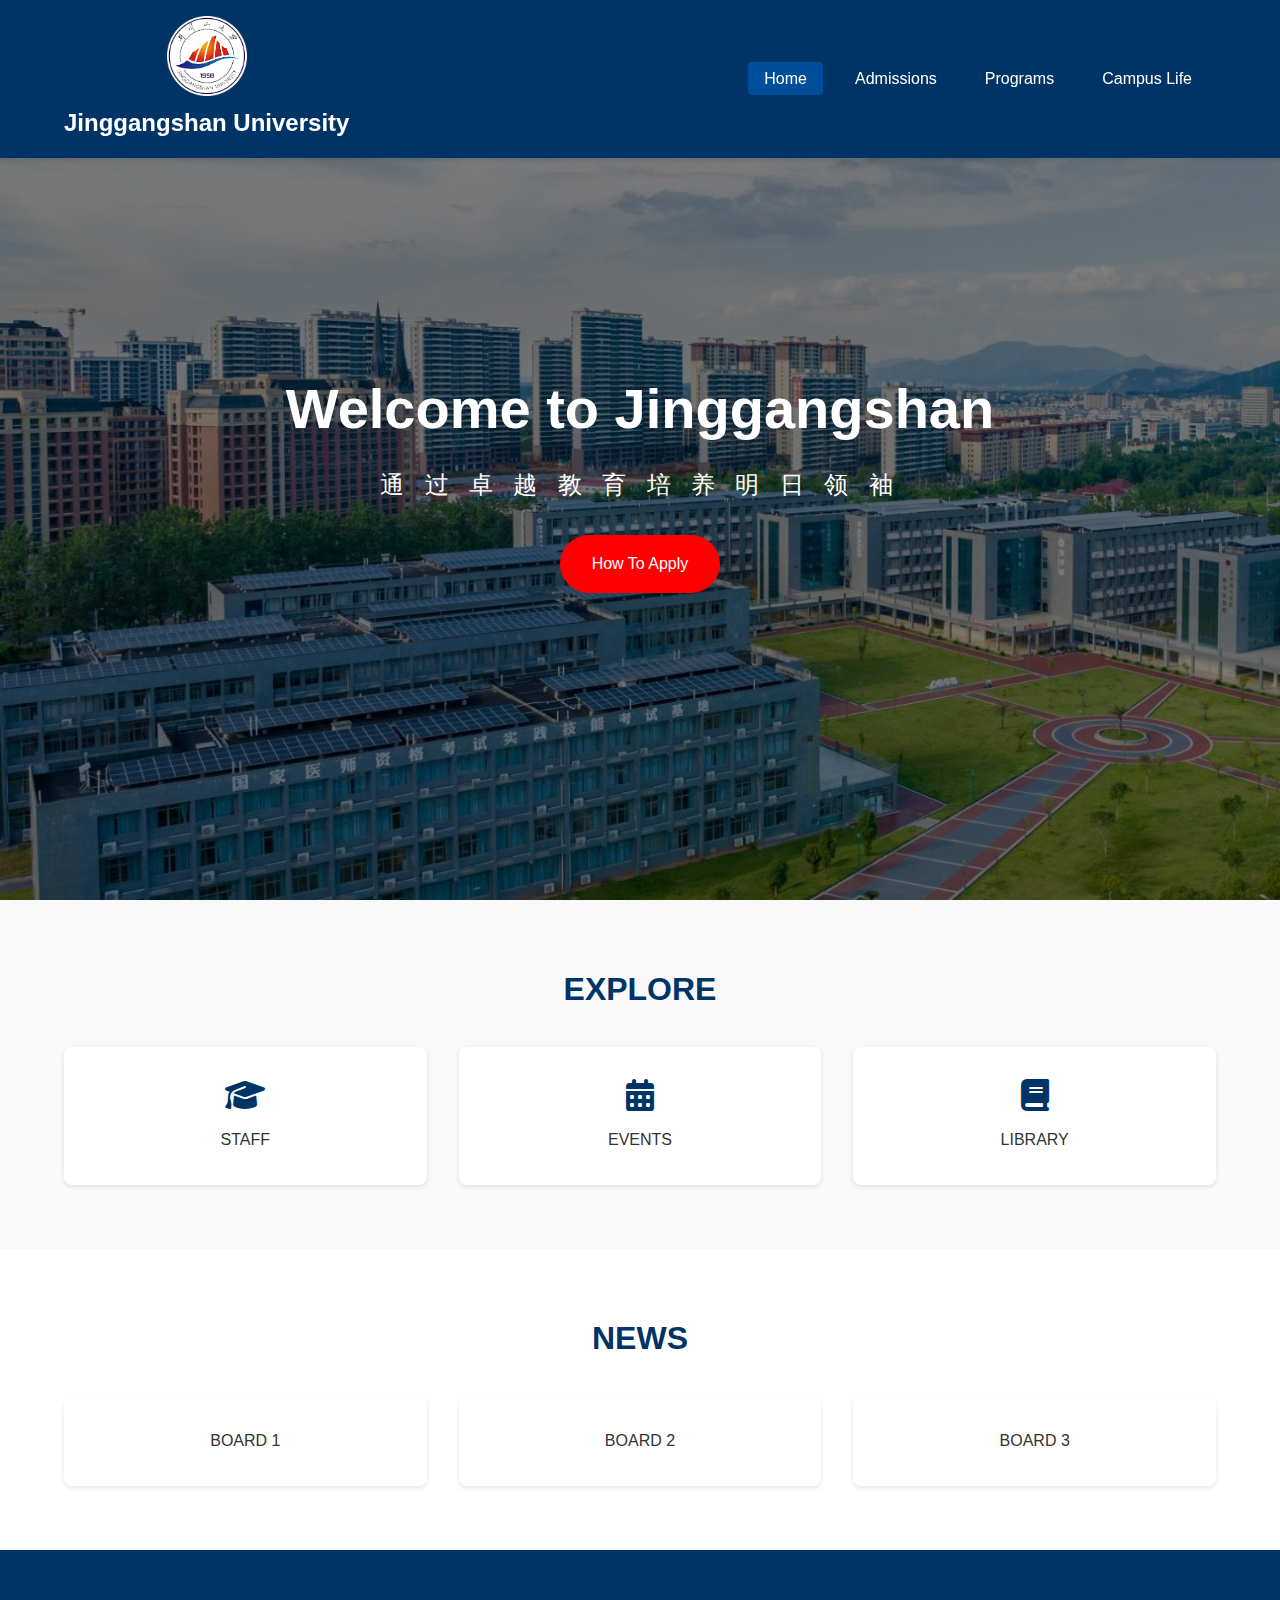
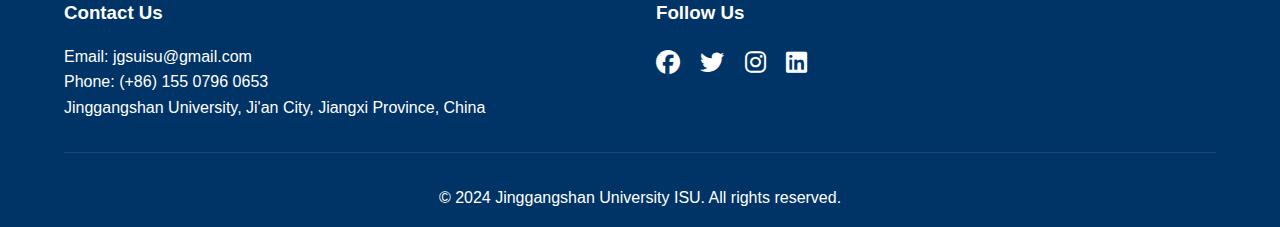
<file: index.html>
<!DOCTYPE html>
<html lang="en">
<head>
    <meta charset="UTF-8">
    <meta name="viewport" content="width=device-width, initial-scale=1.0">
    <title>JGSU University</title>
    <link rel="stylesheet" href="css/style.css">
    <link rel="stylesheet" href="https://cdnjs.cloudflare.com/ajax/libs/font-awesome/6.5.1/css/all.min.css">
</head>
<body>
  <!-- Navigation -->
<nav class="navbar">
    <div class="logo-container">
        <img src="images/unilogo.png" alt="University Logo" class="logo-img">
        <a href="index.html" style="text-decoration: none;">
            <h1>Jinggangshan University</h1></a>
    </div>
    <button class="menu-toggle" aria-label="Toggle navigation">
        <span class="menu-icon"></span>
    </button>
    <ul class="nav-links">
        <li><a href="index.html" class="active">Home</a></li>
        <li><a href="pages/admissions.html">Admissions</a></li>
        <li><a href="pages/programs.html">Programs</a></li>
        <li><a href="pages/campus-life.html">Campus Life</a></li>
    </ul>
</nav>
<!-- navbar collasapbe script -->
<script>
    const menuToggle = document.querySelector('.menu-toggle');
    const navLinks = document.querySelector('.nav-links');
    const menuIcon = document.querySelector('.menu-icon');
    
    menuToggle.addEventListener('click', () => {
        navLinks.classList.toggle('show');
        menuIcon.classList.toggle('toggle');
    });
    </script>



    <!-- Hero Section -->
    <header class="hero">
        <div class="hero-content">
            
            <h1>
                <span>Welcome</span>
                <span>to</span>
                <span>Jinggangshan</span>
            </h1>
            <p>
                <span>通</span>
                <span>过</span>
                <span>卓</span>
                <span>越</span>
                <span>教</span>
                <span>育</span>
                <span>培</span>
                <span>养</span>
                <span>明</span>
                <span>日</span>
                <span>领</span>
                <span>袖</span>
            </p>
            <a href="pages/admissions.html" class="cta-button">How To Apply</a>
        </div>
    </header>

    <!-- Quick Links -->
    <section class="quick-links">
        <h2>EXPLORE</h2>
        <div class="links-container">
            <a href="pages/staff.html" class="quick-link">
                <i class="fas fa-graduation-cap"></i>
                <span>STAFF</span>
            </a>
            <a href="pages/events.html" class="quick-link">
                <i class="fas fa-calendar-alt"></i>
                <span>EVENTS</span>
            </a>
            <a href="pages/campus-life.html#library" class="quick-link">
                <i class="fas fa-book"></i>
                <span>LIBRARY</span>
            </a>
        </div>
    </section>

    <!-- News Section -->
    <section class="news">
        <h2>NEWS</h2>
        <div class="news-container">
            <!-- News items will be added here -->
            <a href="" class="news-board">
                <span>BOARD 1</span>
            </a>
            <a href="" class="news-board">
                <span>BOARD 2</span>
            </a>
            <a href="" class="news-board">
                <span>BOARD 3</span>
            </a>
                
             
        </div>
    </section>

    <!-- Footer -->
    <footer>
        <div class="footer-content">
            <div class="footer-section">
                <h3>Contact Us</h3>
                <p>Email: jgsuisu@gmail.com</p>
                <p>Phone: (+86) 155 0796 0653</p>
                <P>Jinggangshan University, Ji'an City, Jiangxi Province, China</P>
            </div>
            <div class="footer-section">
                <h3>Follow Us</h3>
                <div class="social-links">
                    <a href="#"><i class="fab fa-facebook"></i></a>
                    <a href="#"><i class="fab fa-twitter"></i></a>
                    <a href="#"><i class="fab fa-instagram"></i></a>
                    <a href="#"><i class="fab fa-linkedin"></i></a>
                </div>
            </div>
        </div>
        <div class="footer-bottom">
            <p>&copy; 2024 Jinggangshan University ISU. All rights reserved.</p>
        </div>
    </footer>

    <script src="js/main.js"></script>
</body>
</html>
</file>
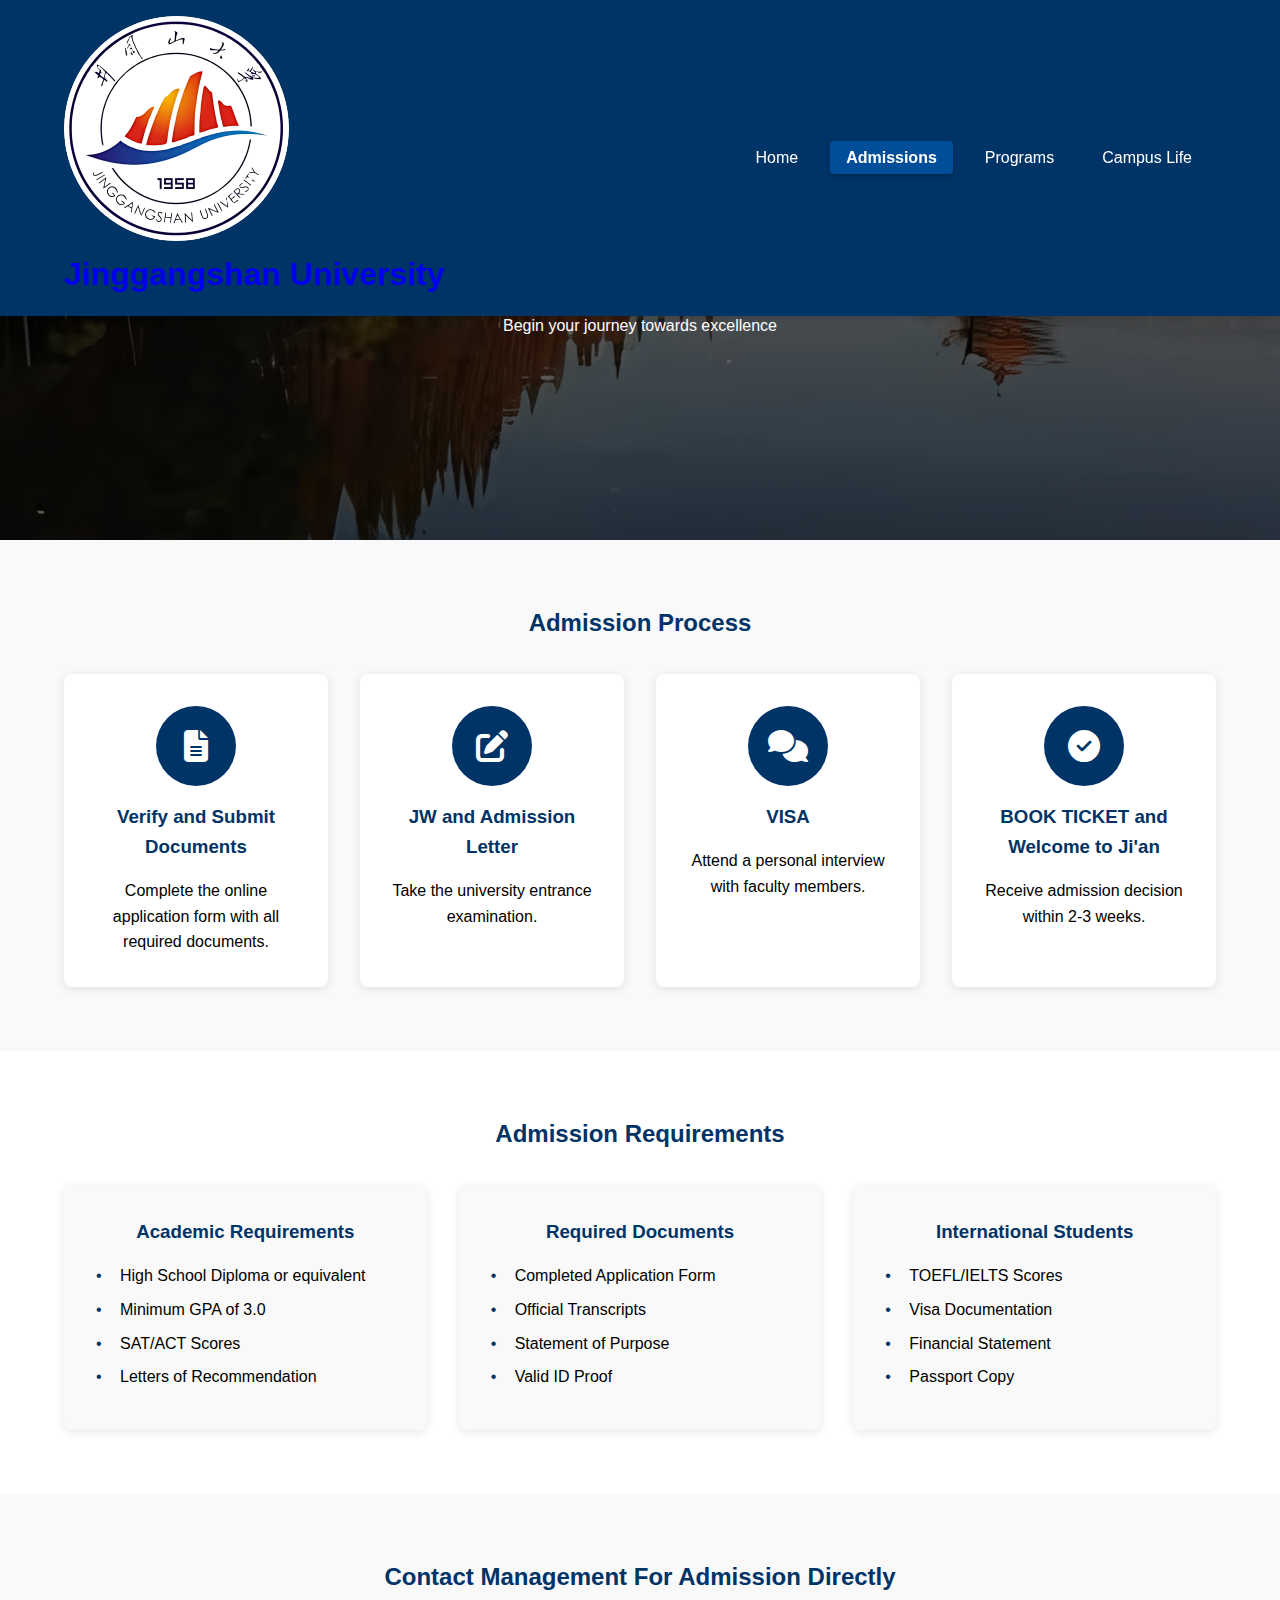
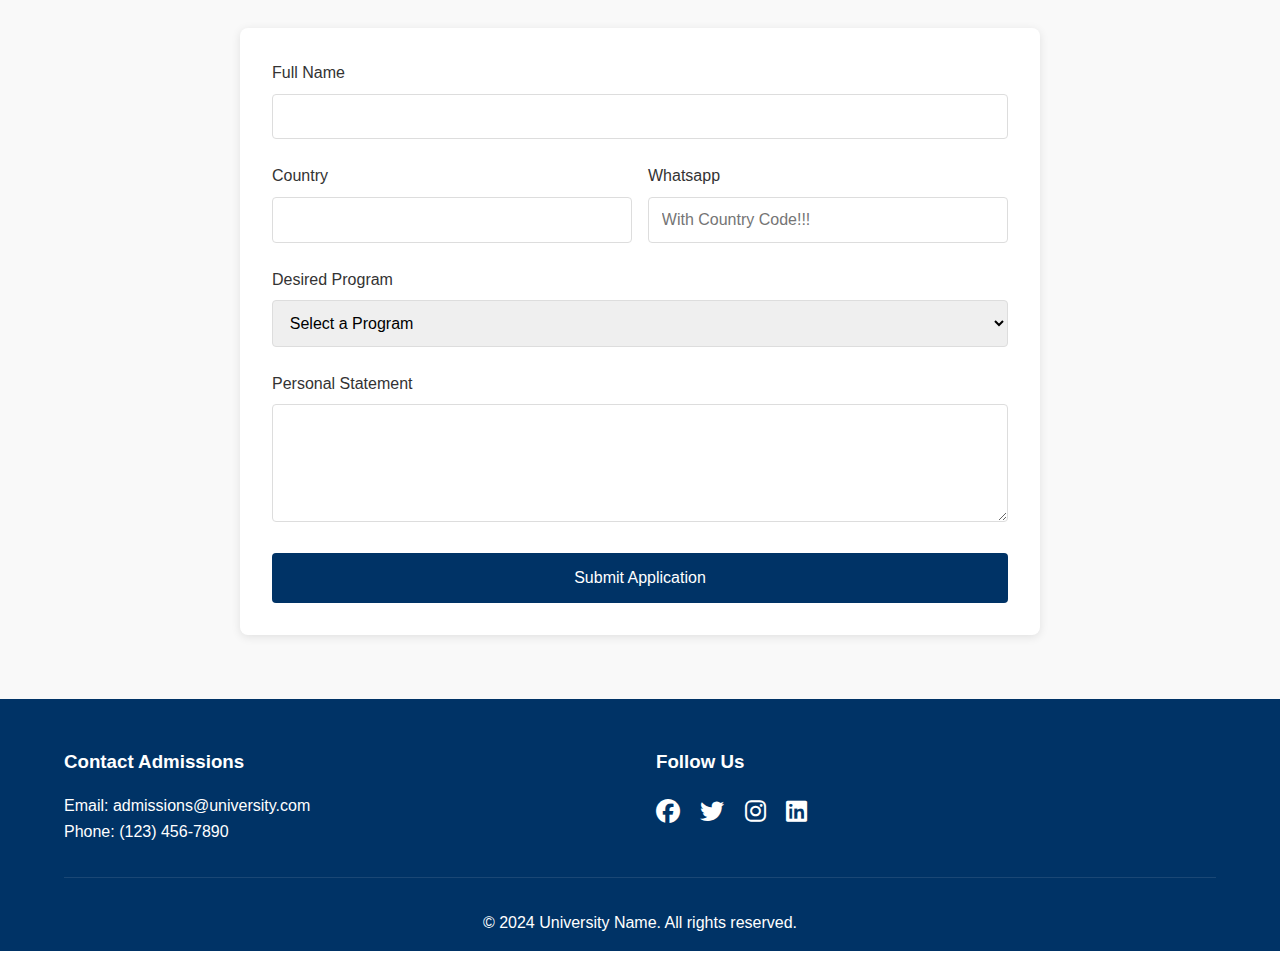
<file: pages/admissions.html>
<!DOCTYPE html>
<html lang="en">
<head>
    <meta charset="UTF-8">
    <meta name="viewport" content="width=device-width, initial-scale=1.0">
    <title>Admissions</title>
    <link rel="stylesheet" href="../css/style.css">
    <link rel="stylesheet" href="../css/admissions.css">
    <link rel="stylesheet" href="https://cdnjs.cloudflare.com/ajax/libs/font-awesome/6.5.1/css/all.min.css">
</head>
<body>
    <!-- Navigation -->
    <nav class="navbar">
        <div class="logo">
            <img src="../images/unilogo.png" alt="">
           <a href="../index.html" style="text-decoration: none;"><h1>Jinggangshan University</h1></a> 
        </div>
        <ul class="nav-links">
            <li><a href="../index.html">Home</a></li>
            <li><a href="admissions.html" class="active">Admissions</a></li>
            <li><a href="programs.html">Programs</a></li>
            <li><a href="campus-life.html">Campus Life</a></li>
        </ul>
    </nav>

    <!-- Admissions Hero -->
    <header class="admissions-hero">
        <div class="hero-content">
            
            <h1>卓越大学</h1>
            <p>Begin your journey towards excellence</p>
            
        </div>
    </header>

    <!-- Admission Process -->
    <section class="admission-process">
        <h2>Admission Process</h2>
        <div class="process-steps">
            <div class="step">
                <div class="step-icon">
                    <i class="fas fa-file-alt"></i>
                </div>
                <h3>Verify and Submit Documents</h3>
                <p>Complete the online application form with all required documents.</p>
            </div>
            <div class="step">
                <div class="step-icon">
                    <i class="fas fa-edit"></i>
                </div>
                <h3>JW and Admission Letter</h3>
                <p>Take the university entrance examination.</p>
            </div>
            <div class="step">
                <div class="step-icon">
                    <i class="fas fa-comments"></i>
                </div>
                <h3>VISA</h3>
                <p>Attend a personal interview with faculty members.</p>
            </div>
            <div class="step">
                <div class="step-icon">
                    <i class="fas fa-check-circle"></i>
                </div>
                <h3> BOOK TICKET and Welcome to Ji'an</h3>
                <p>Receive admission decision within 2-3 weeks.</p>
            </div>
        </div>
    </section>

    <!-- Requirements -->
    <section class="requirements">
        <h2>Admission Requirements</h2>
        <div class="requirements-container">
            <div class="requirement-card">
                <h3>Academic Requirements</h3>
                <ul>
                    <li>High School Diploma or equivalent</li>
                    <li>Minimum GPA of 3.0</li>
                    <li>SAT/ACT Scores</li>
                    <li>Letters of Recommendation</li>
                </ul>
            </div>
            <div class="requirement-card">
                <h3>Required Documents</h3>
                <ul>
                    <li>Completed Application Form</li>
                    <li>Official Transcripts</li>
                    <li>Statement of Purpose</li>
                    <li>Valid ID Proof</li>
                </ul>
            </div>
            <div class="requirement-card">
                <h3>International Students</h3>
                <ul>
                    <li>TOEFL/IELTS Scores</li>
                    <li>Visa Documentation</li>
                    <li>Financial Statement</li>
                    <li>Passport Copy</li>
                </ul>
            </div>
        </div>
    </section>

    <!-- Application Form -->
    <section id="apply-now" class="application-section">
        <h2 class="app-head">Contact Management For Admission Directly</h2>
        <div class="application-container">
            <form class="application-form">
                <div class="form-group">
                    <label for="fullName">Full Name</label>
                    <input type="text" id="fullName" required>
                </div>
                <div class="form-row">
                    <div class="form-group">
                        <label for="Text">Country</label>
                        <input type="text" id="country" required>
                    </div>
                    <div class="form-group">
                        <label for="Whatsapp">Whatsapp</label>
                        <input type="tel" id="whatsapp" required placeholder="With Country Code!!!">
                    </div>
                </div>
                <div class="form-group">
                    <label for="program">Desired Program</label>
                    <select id="program" required>
                        <option value="">Select a Program</option>
                        <option value="cs">Internal Medicine (MBBS)</option>
                        <option value="business">Chinese Language Test (HSK & HSKK)</option>
                        <option value="engineering">Engineering</option>
                        <option value="arts">Liberal Arts</option>
                    </select>
                </div>
                <div class="form-group">
                    <label for="message">Personal Statement</label>
                    <textarea id="message" rows="5" required></textarea>
                </div>
                <button type="submit" class="submit-btn">Submit Application</button>
            </form>
        </div>
    </section>

    <!-- Footer -->
    <footer>
        <div class="footer-content">
            <div class="footer-section">
                <h3>Contact Admissions</h3>
                <p>Email: admissions@university.com</p>
                <p>Phone: (123) 456-7890</p>
            </div>
            <div class="footer-section">
                <h3>Follow Us</h3>
                <div class="social-links">
                    <a href="#"><i class="fab fa-facebook"></i></a>
                    <a href="#"><i class="fab fa-twitter"></i></a>
                    <a href="#"><i class="fab fa-instagram"></i></a>
                    <a href="#"><i class="fab fa-linkedin"></i></a>
                </div>
            </div>
        </div>
        <div class="footer-bottom">
            <p>&copy; 2024 University Name. All rights reserved.</p>
        </div>
    </footer>

    <script src="../js/main.js"></script>
</body>
</html>
</file>
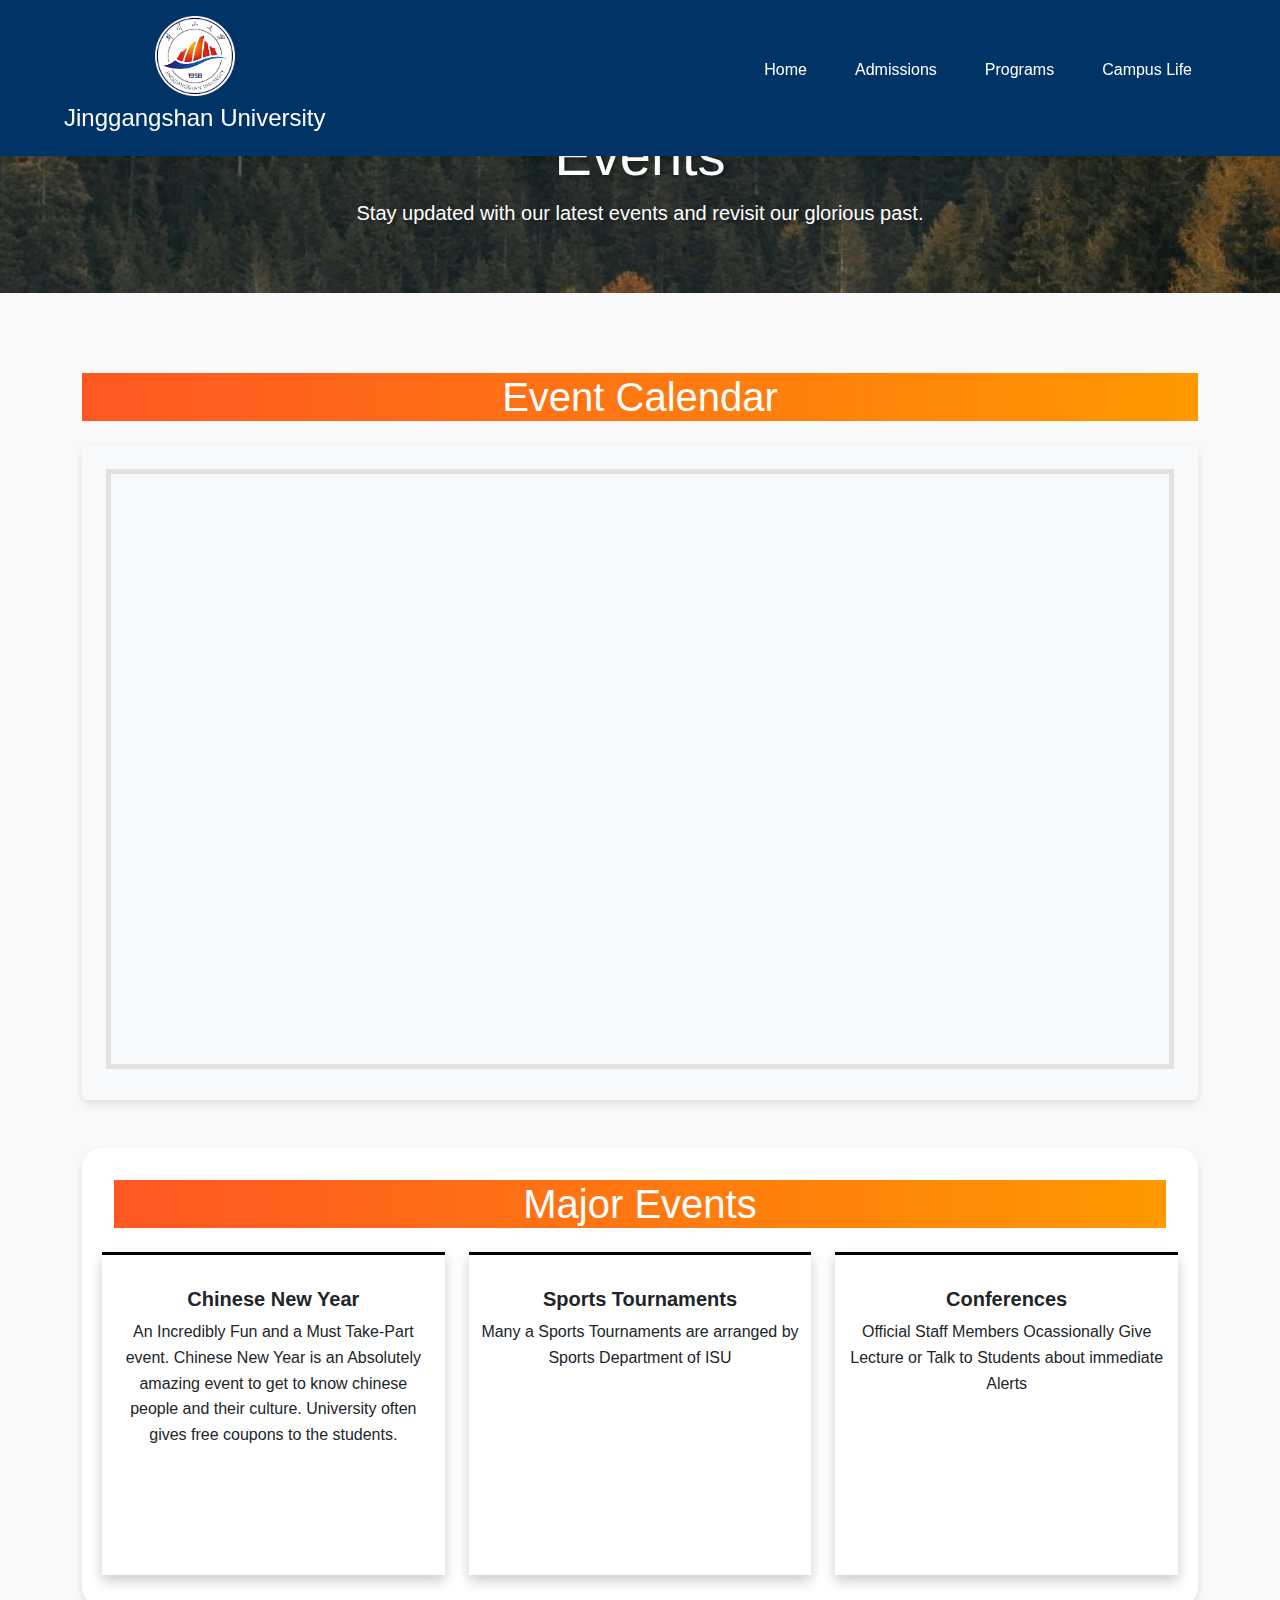
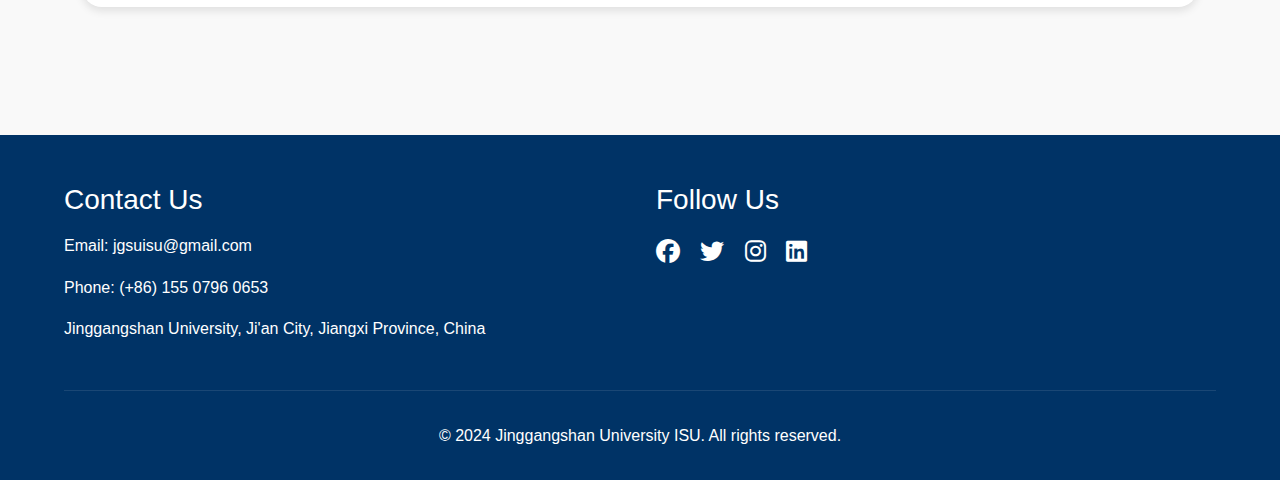
<file: pages/events.html>
<!DOCTYPE html>
<html lang="en">
<head>
    <meta charset="UTF-8">
    <meta name="viewport" content="width=device-width, initial-scale=1.0">
    <title>University Events</title>
    <!-- Bootstrap CSS -->
    <link href="https://cdn.jsdelivr.net/npm/bootstrap@5.3.0-alpha3/dist/css/bootstrap.min.css" rel="stylesheet">
    <link rel="stylesheet" href="https://cdnjs.cloudflare.com/ajax/libs/font-awesome/6.5.1/css/all.min.css">
    <!-- Custom CSS -->
    <link rel="stylesheet" href="../css/events.css">
</head>
<body>

       <!-- Navigation -->
<nav class="navbar">
    <div class="logo-container">
        <a href="../index.html" style="text-decoration: none;"><img src="../images/unilogo.png" alt="University Logo" class="logo-img">
            <h1>Jinggangshan University</h1></a>
    </div>
    <button class="menu-toggle" aria-label="Toggle navigation">
        <span class="menu-icon"></span>
    </button>
    <ul class="nav-links">
        <li><a href="../index.html" class="active">Home</a></li>
        <li><a href="../pages/admissions.html">Admissions</a></li>
        <li><a href="../pages/programs.html">Programs</a></li>
        <li><a href="../pages/programs.html">Campus Life</a></li>
    </ul>
</nav>
<script>const menuToggle = document.querySelector('.menu-toggle');
    const navLinks = document.querySelector('.nav-links');
    const menuIcon = document.querySelector('.menu-icon');
    
    menuToggle.addEventListener('click', () => {
        navLinks.classList.toggle('show');
        menuIcon.classList.toggle('toggle');
    });
    </script>
    <!-- Header -->
    <header class="bg-primary text-white text-center py-5">
        <div class="container">
            <h1 class="display-4">Events</h1>
            <p class="lead">Stay updated with our latest events and revisit our glorious past.</p>
        </div>
    </header>

    <!-- Main Content -->
    <main class="my-5">
        <div class="container">
            <!-- Event Calendar Section -->
            <section id="calendar" class="mb-5">
                <h2 class="text-center mb-4">Event Calendar</h2>
                <div class="calendar bg-light p-4 rounded">
    
    <iframe src="https://calendar.google.com/calendar/embed?height=600&wkst=1&ctz=Asia%2FShanghai&showPrint=0&src=NjQ4OWMzMjM2NjE4NjJlMTNiNmY2M2M4YTVmNGM4Y2MyOGJiZGE2YTg0ZDlkNjg4M2Q2MWU3MGJjMDk1YmQ4MkBncm91cC5jYWxlbmRhci5nb29nbGUuY29t&color=%23E4C441" style="border:solid 5px rgba(192, 192, 192, 0.404)"  width="100%" height="600" frameborder="0" scrolling="no"></iframe>
                </div>
            </section>

            <!-- Hall of Fame Section -->
            <section id="hall-of-fame" class="mb-5">
                <h2 class="text-center mb-4">Major Events</h2>
                <div class="row">
                    <div class="cont-1">
                        <div class="container-1">
                            
                            <div class="">
                                <h5 class="hof-h">Chinese New Year</h5>
                                <p class="hof-text">An Incredibly Fun and a Must Take-Part event. Chinese New Year is an Absolutely amazing event to get to know chinese people and their culture. University often gives free coupons to the students.</p>
                            </div>
                        </div>
                    </div>
                    <div class="cont-1">
                        <div class="container-1">
                            
                            <div class="">
                                <h5 class="hof-h">Sports Tournaments</h5>
                                <p class="hof-text">Many a Sports Tournaments are arranged by Sports Department of ISU</p>
                            </div>
                        </div>
                    </div>
                    <div class="cont-1">
                        <div class="container-1">
                            
                            <div class="">
                                <h5 class="hof-h">Conferences</h5>
                                <p class="hof-text">Official Staff Members Ocassionally Give Lecture or Talk to Students about immediate Alerts</p>
                            </div>
                        </div>
                    </div>
                </div>
            </section>
        </div>
    </main>

    <!-- Footer -->
    <footer>
        <div class="footer-content">
            <div class="footer-section">
                <h3>Contact Us</h3>
                <p>Email: jgsuisu@gmail.com</p>
                <p>Phone: (+86) 155 0796 0653</p>
                <P>Jinggangshan University, Ji'an City, Jiangxi Province, China</P>
            </div>
            <div class="footer-section">
                <h3>Follow Us</h3>
                <div class="social-links">
                    <a href="#"><i class="fab fa-facebook"></i></a>
                    <a href="#"><i class="fab fa-twitter"></i></a>
                    <a href="#"><i class="fab fa-instagram"></i></a>
                    <a href="#"><i class="fab fa-linkedin"></i></a>
                </div>
            </div>
        </div>
        <div class="footer-bottom">
            <p>&copy; 2024 Jinggangshan University ISU. All rights reserved.</p>
        </div>
    </footer>

    <script src="../js/main.js"></script>

    <!-- Bootstrap JS -->
    <!-- <script src="https://cdn.jsdelivr.net/npm/bootstrap@5.3.0-alpha3/dist/js/bootstrap.bundle.min.js"></script> --> 
</body>
</html>
</file>
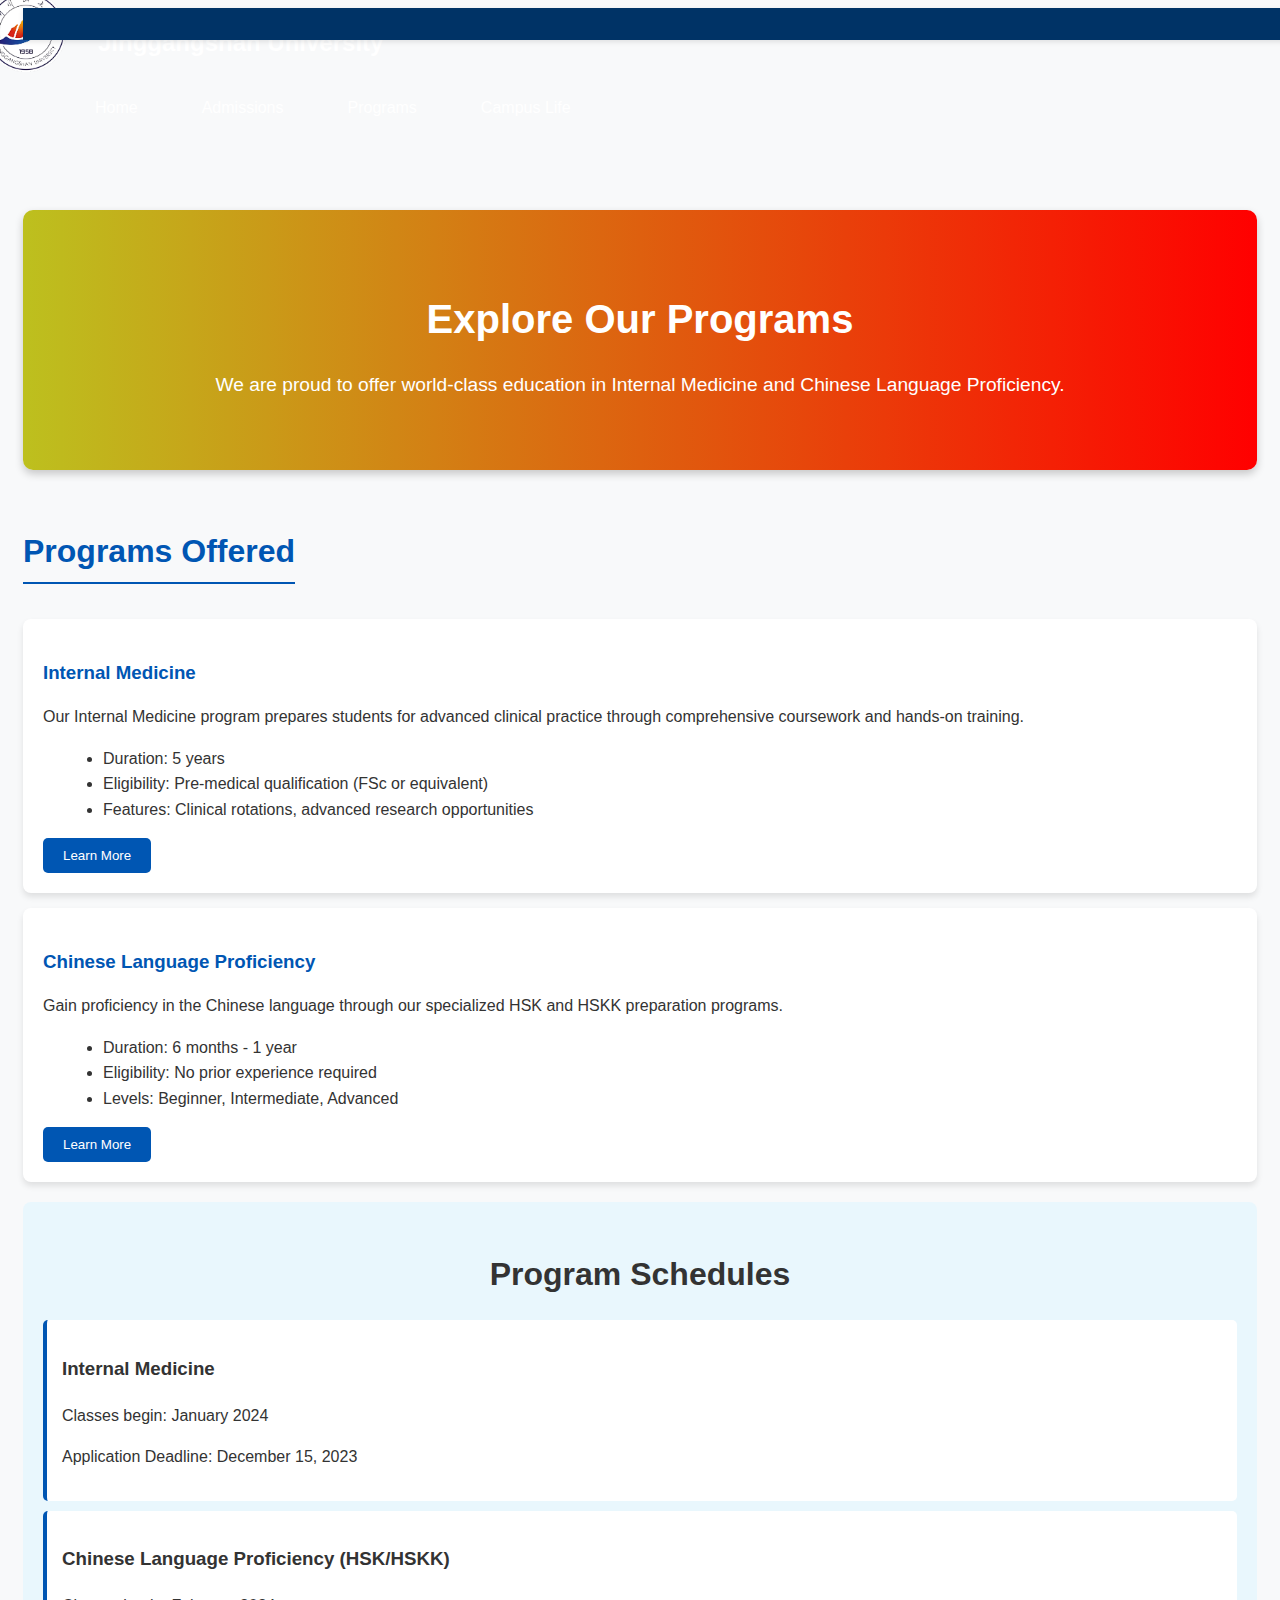
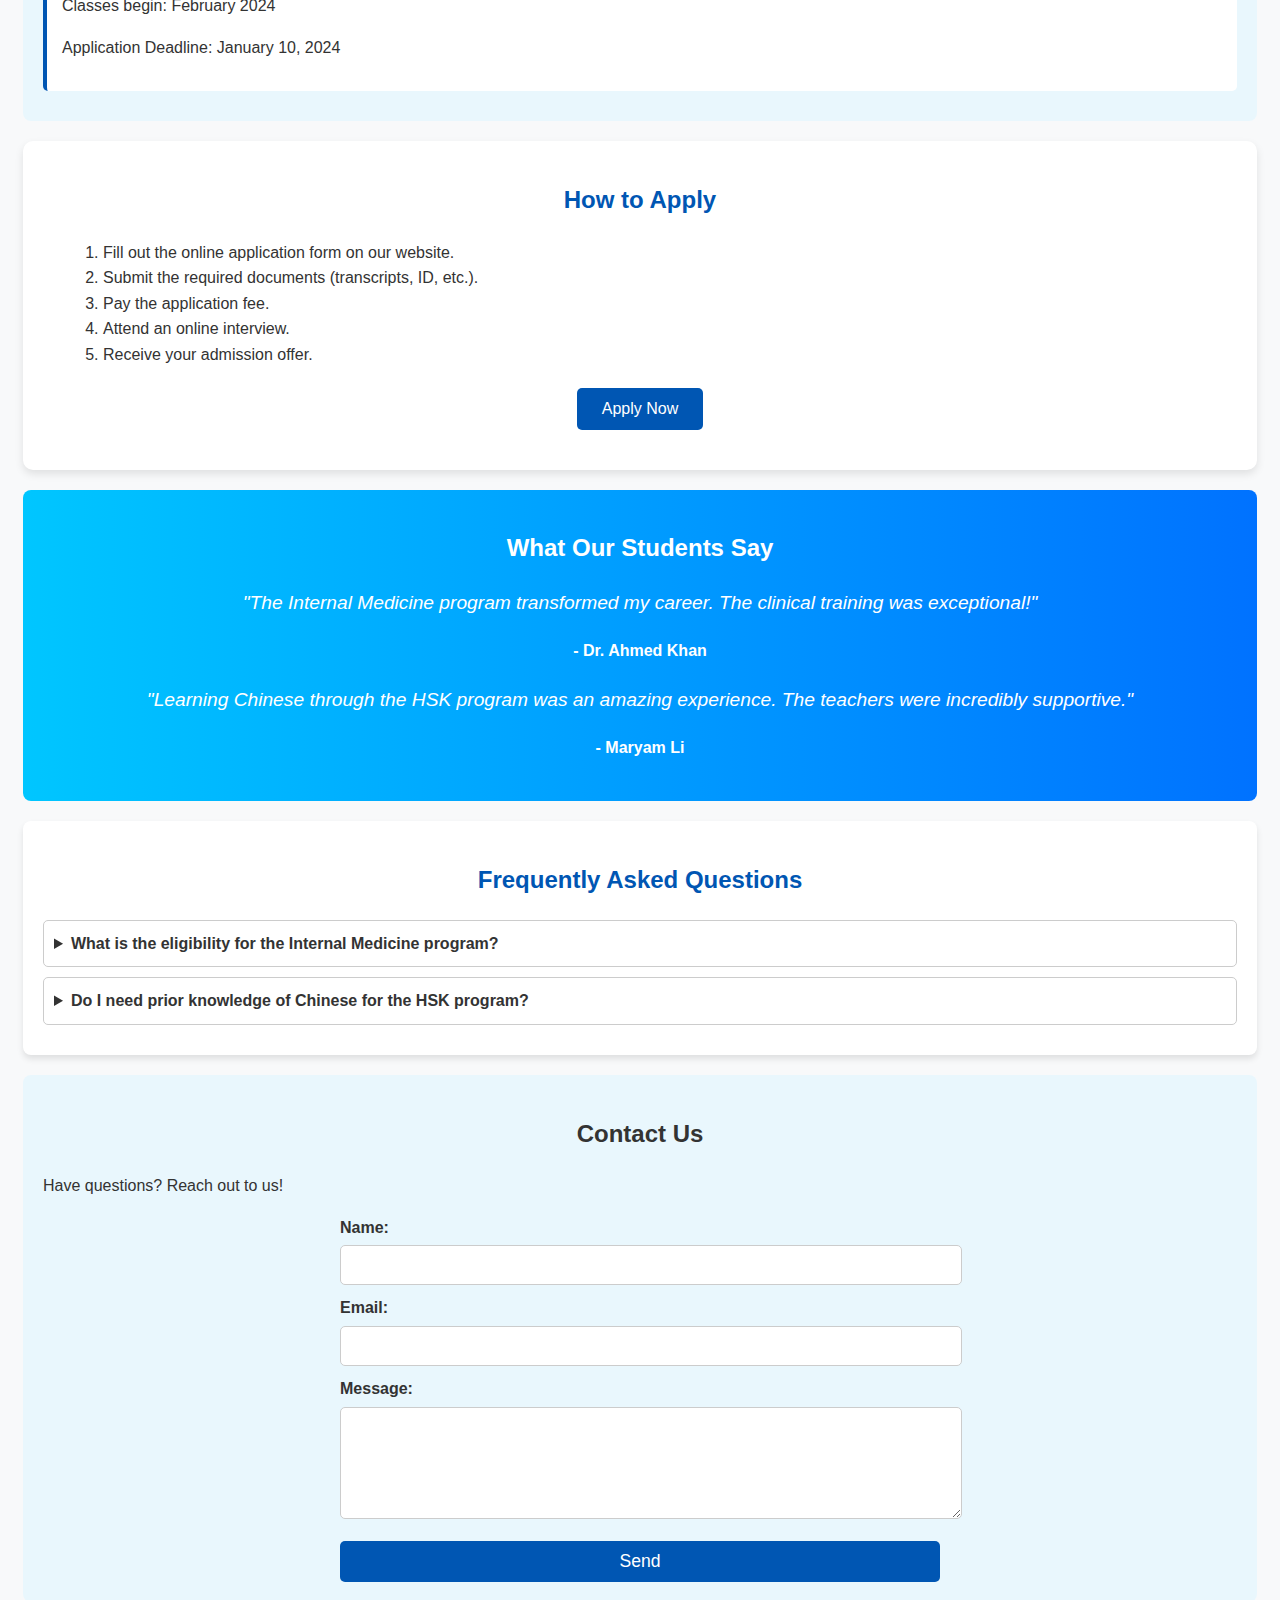
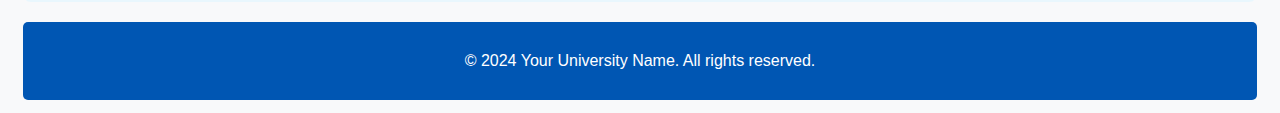
<file: pages/programs.html>
<!DOCTYPE html>
<html lang="en">
<head>
    <meta charset="UTF-8">
    <meta name="viewport" content="width=device-width, initial-scale=1.0">
    <title>Programs Offered by My University</title>
    <link rel="stylesheet" href="../css/programs.css">
</head>
<body>
    <nav class="navbar"></nav>
        <div class="logo">
            <img src="../images/unilogo.png" alt="">
            <a href="../index.html" style="text-decoration: none;"><h1>Jinggangshan University</h1></a> 
        </div>
        <ul class="nav-links">
            <li><a href="../index.html">Home</a></li>
            <li><a href="admissions.html" class="active">Admissions</a></li>
            <li><a href="programs.html">Programs</a></li>
            <li><a href="campus-life.html">Campus Life</a></li>
        </ul>
    </nav>
    <header>
        <!-- Top Navigation Bar is excluded as per your instructions -->
    </header>

    <!-- Main Page Content -->
    <main>
        <!-- Hero Section -->
        <section class="hero">
            <h1>Explore Our Programs</h1>
            <p>We are proud to offer world-class education in Internal Medicine and Chinese Language Proficiency.</p>
        </section>

        <!-- Program Overview Section -->
        <section class="programs-overview">
            <h2>Programs Offered</h2>
            <div class="program">
                <h3>Internal Medicine</h3>
                <p>Our Internal Medicine program prepares students for advanced clinical practice through comprehensive coursework and hands-on training.</p>
                <ul>
                    <li>Duration: 5 years</li>
                    <li>Eligibility: Pre-medical qualification (FSc or equivalent)</li>
                    <li>Features: Clinical rotations, advanced research opportunities</li>
                </ul>
                <button>Learn More</button>
            </div>

            <div class="program">
                <h3>Chinese Language Proficiency</h3>
                <p>Gain proficiency in the Chinese language through our specialized HSK and HSKK preparation programs.</p>
                <ul>
                    <li>Duration: 6 months - 1 year</li>
                    <li>Eligibility: No prior experience required</li>
                    <li>Levels: Beginner, Intermediate, Advanced</li>
                </ul>
                <button>Learn More</button>
            </div>
        </section>

        <!-- Schedule Section -->
        <section class="schedule">
            <h2>Program Schedules</h2>
            <div class="schedule-item">
                <h3>Internal Medicine</h3>
                <p>Classes begin: January 2024</p>
                <p>Application Deadline: December 15, 2023</p>
            </div>
            <div class="schedule-item">
                <h3>Chinese Language Proficiency (HSK/HSKK)</h3>
                <p>Classes begin: February 2024</p>
                <p>Application Deadline: January 10, 2024</p>
            </div>
        </section>

        <!-- Application Process Section -->
        <section class="application-process">
            <h2>How to Apply</h2>
            <ol>
                <li>Fill out the online application form on our website.</li>
                <li>Submit the required documents (transcripts, ID, etc.).</li>
                <li>Pay the application fee.</li>
                <li>Attend an online interview.</li>
                <li>Receive your admission offer.</li>
            </ol>
            <button>Apply Now</button>
        </section>

        <!-- Testimonials Section -->
        <section class="testimonials">
            <h2>What Our Students Say</h2>
            <div class="testimonial">
                <p>"The Internal Medicine program transformed my career. The clinical training was exceptional!"</p>
                <h4>- Dr. Ahmed Khan</h4>
            </div>
            <div class="testimonial">
                <p>"Learning Chinese through the HSK program was an amazing experience. The teachers were incredibly supportive."</p>
                <h4>- Maryam Li</h4>
            </div>
        </section>

        <!-- FAQs Section -->
        <section class="faqs">
            <h2>Frequently Asked Questions</h2>
            <details>
                <summary>What is the eligibility for the Internal Medicine program?</summary>
                <p>Applicants must have completed FSc or an equivalent pre-medical qualification.</p>
            </details>
            <details>
                <summary>Do I need prior knowledge of Chinese for the HSK program?</summary>
                <p>No, the program caters to all levels, including beginners.</p>
            </details>
        </section>

        <!-- Contact Section -->
        <section class="contact">
            <h2>Contact Us</h2>
            <p>Have questions? Reach out to us!</p>
            <form action="/submit" method="POST">
                <label for="name">Name:</label>
                <input type="text" id="name" name="name" required>
                <label for="email">Email:</label>
                <input type="email" id="email" name="email" required>
                <label for="message">Message:</label>
                <textarea id="message" name="message" rows="5" required></textarea>
                <button type="submit">Send</button>
            </form>
        </section>
    </main>

    <!-- Footer -->
    <footer>
        <p>&copy; 2024 Your University Name. All rights reserved.</p>
    </footer>
</body>
</html>
</file>
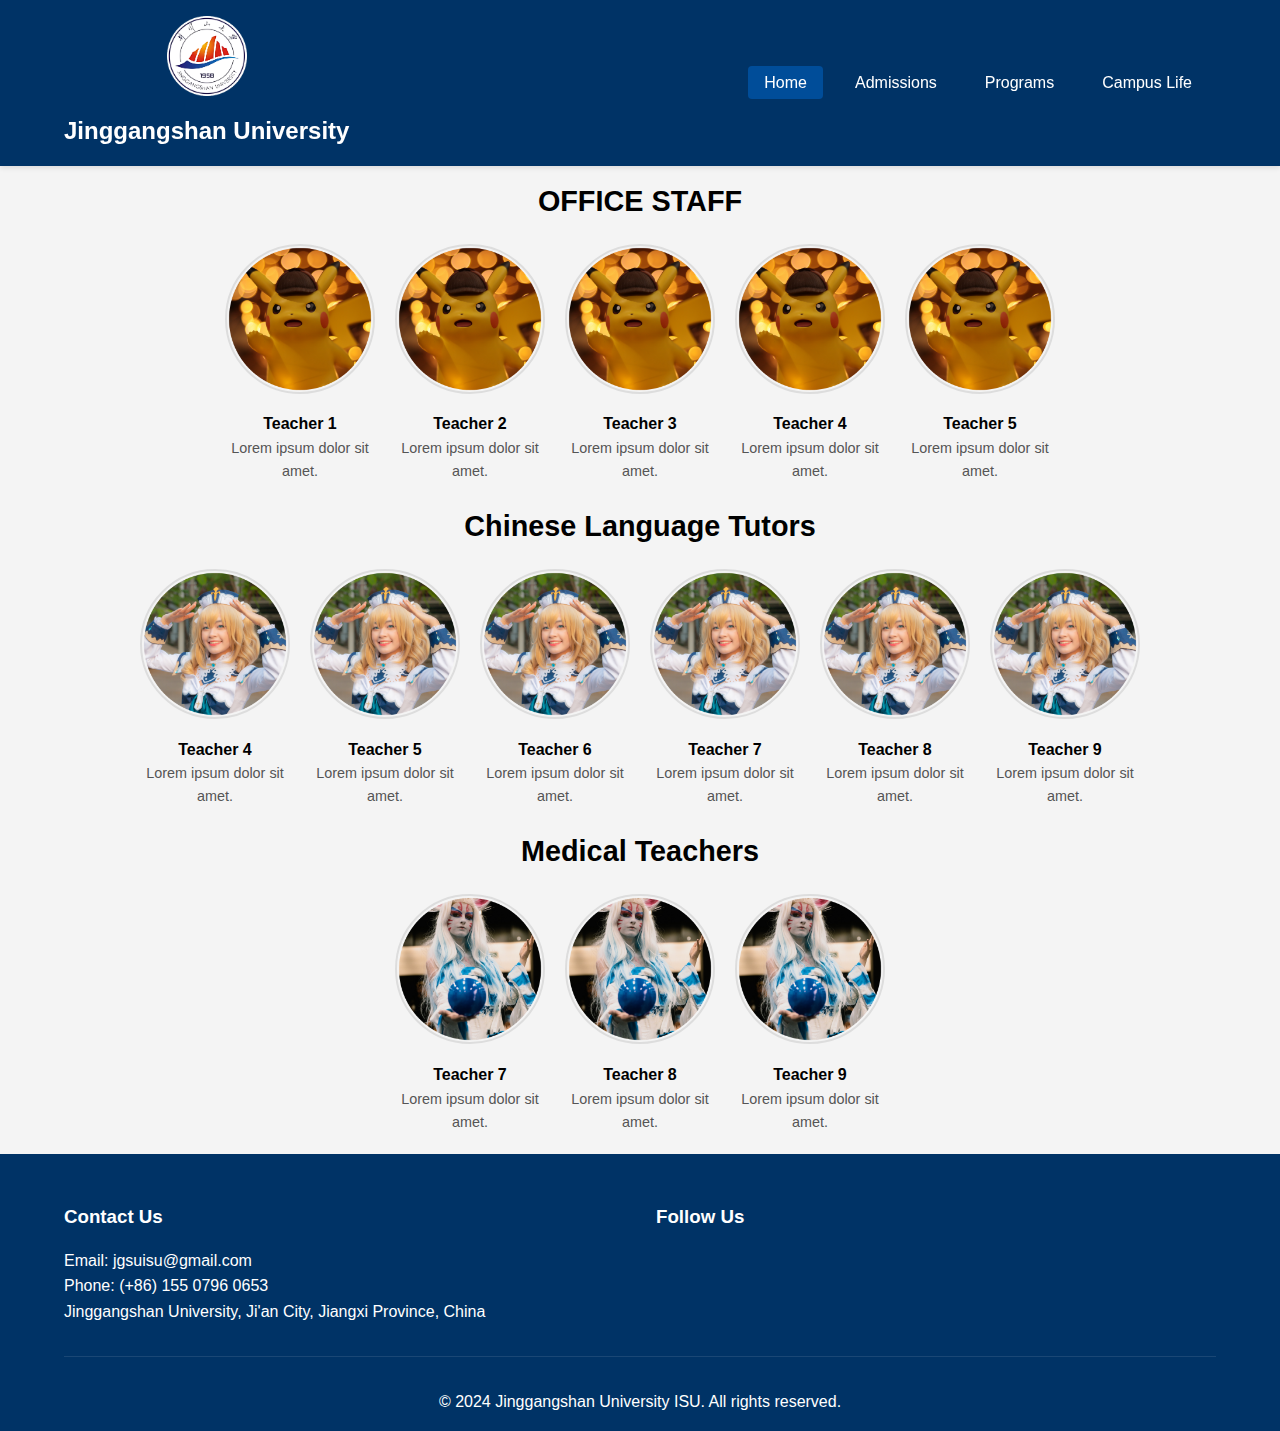
<file: pages/staff.html>
<!DOCTYPE html>
<html lang="en">
<head>
    <meta charset="UTF-8">
    <meta name="viewport" content="width=device-width, initial-scale=1.0">
    <link rel="stylesheet" href="../css/staff.css">
    <title>STAFF</title>
</head>
<body>
      <!-- Navigation -->
<nav class="navbar">
    <div class="logo-container">
        <a href="../index.html" style="text-decoration: none;"><img src="../images/unilogo.png" alt="University Logo" class="logo-img">
            <h1>Jinggangshan University</h1></a>
    </div>
    <button class="menu-toggle" aria-label="Toggle navigation">
        <span class="menu-icon"></span>
    </button>
    <ul class="nav-links">
        <li><a href="../index.html" class="active">Home</a></li>
        <li><a href="../pages/admissions.html">Admissions</a></li>
        <li><a href="../pages/programs.html">Programs</a></li>
        <li><a href="../pages/programs.html">Campus Life</a></li>
    </ul>
</nav>
<script>const menuToggle = document.querySelector('.menu-toggle');
    const navLinks = document.querySelector('.nav-links');
    const menuIcon = document.querySelector('.menu-icon');
    
    menuToggle.addEventListener('click', () => {
        navLinks.classList.toggle('show');
        menuIcon.classList.toggle('toggle');
    });
    </script>
    <!-- header is here -->
    <header class="main-body">
        <div class="main-body-cont">
            <h1 class="main-body-cont-head">University Staff</h1>
            <section class="main-body-cont-sec">
                <h2>OFFICE STAFF</h2>
                <div class="profiles">
                    <div class="profile">
                        <img src="../images/1.png" alt="Teacher">
                        <p>Teacher 1</p>
                        <p>Lorem ipsum dolor sit amet.</p>
                    </div>
                    <div class="profile">
                        <img src="../images/1.png" alt="Teacher">
                        <p>Teacher 2</p>
                        <p>Lorem ipsum dolor sit amet.</p>
                    </div>
                    <div class="profile">
                        <img src="../images/1.png" alt="Teacher">
                        <p>Teacher 3</p>
                        <p>Lorem ipsum dolor sit amet.</p>
                    </div>
                    <div class="profile">
                        <img src="../images/1.png" alt="Teacher">
                        <p>Teacher 4</p>
                        <p>Lorem ipsum dolor sit amet.</p>
                    </div>
                    <div class="profile">
                        <img src="../images/1.png" alt="Teacher">
                        <p>Teacher 5</p>
                        <p>Lorem ipsum dolor sit amet.</p>
                    </div>
                </div>
            </section>
            <section class="main-body-cont-sec">
                <h2>Chinese Language Tutors</h2>
                <div class="profiles">
                    <div class="profile">
                        <img src="../images/2.png" alt="Teacher">
                        <p>Teacher 4</p>
                        <p>Lorem ipsum dolor sit amet.</p>
                    </div>
                    <div class="profile">
                        <img src="../images/2.png" alt="Teacher">
                        <p>Teacher 5</p>
                        <p>Lorem ipsum dolor sit amet.</p>
                    </div>
                    <div class="profile">
                        <img src="../images/2.png" alt="Teacher">
                        <p>Teacher 6</p>
                        <p>Lorem ipsum dolor sit amet.</p>
                    </div>
                    <div class="profile">
                        <img src="../images/2.png" alt="Teacher">
                        <p>Teacher 7</p>
                        <p>Lorem ipsum dolor sit amet.</p>
                    </div>
                    <div class="profile">
                        <img src="../images/2.png" alt="Teacher">
                        <p>Teacher 8</p>
                        <p>Lorem ipsum dolor sit amet.</p>
                    </div>
                    <div class="profile">
                        <img src="../images/2.png" alt="Teacher">
                        <p>Teacher 9</p>
                        <p>Lorem ipsum dolor sit amet.</p>
                    </div>
                </div>
            </section>
            <section class="main-body-cont-sec">
                <h2>Medical Teachers</h2>
                <div class="profiles">
                    <div class="profile">
                        <img src="../images/3.png" alt="Teacher">
                        <p>Teacher 7</p>
                        <p>Lorem ipsum dolor sit amet.</p>
                    </div>
                    <div class="profile">
                        <img src="../images/3.png" alt="Teacher">
                        <p>Teacher 8</p>
                        <p>Lorem ipsum dolor sit amet.</p>
                    </div>
                    <div class="profile">
                        <img src="../images/3.png" alt="Teacher">
                        <p>Teacher 9</p>
                        <p>Lorem ipsum dolor sit amet.</p>
                    </div>
                </div>
            </section>
        </div>
    </header>
    <!-- main body is here -->
    <main>

    </main>
    <!-- footer start here -->
    
 <!-- Footer -->
 <footer>
    <div class="footer-content">
        <div class="footer-section">
            <h3>Contact Us</h3>
            <p>Email: jgsuisu@gmail.com</p>
            <p>Phone: (+86) 155 0796 0653</p>
            <P>Jinggangshan University, Ji'an City, Jiangxi Province, China</P>
        </div>
        <div class="footer-section">
            <h3>Follow Us</h3>
            <div class="social-links">
                <a href="#"><i class="fab fa-facebook"></i></a>
                <a href="#"><i class="fab fa-twitter"></i></a>
                <a href="#"><i class="fab fa-instagram"></i></a>
                <a href="#"><i class="fab fa-linkedin"></i></a>
            </div>
        </div>
    </div>
    <div class="footer-bottom">
        <p>&copy; 2024 Jinggangshan University ISU. All rights reserved.</p>
    </div>



    </footer>
</body>
</html>
</file>
<file: css/events.css>
/* General Styles */
* {
    margin: 0;
    padding: 0;
    box-sizing: border-box;
}
body {
    font-family: 'Arial', sans-serif;
    line-height: 1.6;
    margin: 0;
    padding: 0;
    background-color: #f9f9f9;
}

/* Navbar Styles */
.navbar {
    background-color: #003366;
    padding: 1rem 5%;
    display: flex;
    justify-content: space-between;
    align-items: center;
    position: fixed;
    width: 100%;
    z-index: 1000;
    box-shadow: 0 2px 5px rgba(0, 0, 0, 0.1);
    margin-top: -74px;
}

.logo-container {
    display: flex;
    flex-direction: column;
    align-items: center;
    text-align: center;
}

.logo-container h1 {
    color: white;
    font-size: 1.5rem;
    margin-top: 0.5rem;
}

.logo-img {
    height: 5rem;
    width: 5rem;
}

/* Navigation Links */
.nav-links {
    display: flex;
    list-style: none;
    align-items: center;
}

.nav-links li a {
    color: white;
    text-decoration: none;
    padding: 0.5rem 1rem;
    transition: 0.3s;
    margin: 0.5rem;
}

.nav-links li a:hover {
    background-color: #004d99;
    border-radius: 4px;
}

/* Responsive Design */
.menu-toggle {
    display: none;
    background: none;
    border: none;
    cursor: pointer;
}

.menu-icon {
    display: block;
    width: 25px;
    height: 3px;
    background-color: white;
    position: relative;
}

.menu-icon::before,
.menu-icon::after {
    content: '';
    position: absolute;
    width: 25px;
    height: 3px;
    background-color: white;
    left: 0;
    transition: 0.3s ease-in-out;
}

.menu-icon::before {
    top: -8px;
}

.menu-icon::after {
    top: 8px;
}

@media (max-width: 1000px) {
    .logo-container {
        margin: auto;
    }

    .nav-links {
        display: none;
        flex-direction: column;
        background-color: #003366;
        position: absolute;
        top: 100%;
        right: 0;
        width: 100%;
        padding: 1rem 0;
        box-shadow: 0 2px 5px rgba(0, 0, 0, 0.2);
    }

    .nav-links.show {
        display: flex;
    }

    .nav-links li {
        margin: 0.5rem 0;
    }

    .menu-toggle {
        display: block;
    }

    .menu-icon.toggle::before {
        transform: rotate(45deg);
        top: 0;
    }

    .menu-icon.toggle::after {
        transform: rotate(-45deg);
        top: 0;
    }
}

/* Header */
header {
    margin-top: 4.6em;
    background-image: url('../images/4.jpg');
    color: #fff;
    text-shadow: 2px 2px 4px rgba(0, 0, 0, 0.3);
}
header h1 {
    font-size: 3rem;
    margin-bottom: 0.5rem;
}
header p {
    font-size: 1.25rem;
}

/* Main Section */
main {
    padding: 2rem 0;
}

/* Event Calendar */
#calendar .calendar {
    box-shadow: 0 4px 8px rgba(0, 0, 0, 0.1);
    overflow: hidden;
    border-radius: 10px;
}

/* Hall of Fame */
#hall-of-fame {
    background-color: #fff;
    padding: 2rem;
    border-radius: 20px;
    box-shadow: 0 4px 8px rgba(0, 0, 0, 0.1);
}
h2 {
    background: linear-gradient(90deg, #ff5722, #ff9800);
    /* background-clip: text; */
    -webkit-text-fill-color: white;
    text-align: center;
    margin-bottom: 2rem;
    font-size: 2.5rem;
    transition: transform 0.3s ease-in-out, box-shadow 0.3s ease-in-out;

    
}
h2:hover{
    transform: scale(1.05);
    box-shadow: 0 6px 12px rgba(0, 0, 0, 0.2);
    background-color: #003366;
    color: white;
    border-radius: 45px;
}
 .hof-h{
    transition: transform 0.8s ease-in-out, box-shadow 0.3s ease-in-out;
    border-radius: 15px;
    font-weight: bolder;
}
 .hof-h:hover {
    transform: scale(1.05);
    box-shadow: 0 6px 12px rgba(0, 0, 0, 0.2);
    background-color: #003366;
    color: white;
}


.row {
    display: flex;
}

.cont-1{
    border-top: 3px solid black;
    box-shadow: 0 6px 12px rgba(2, 2, 2, 0.2);
    align-items: center;
    transition: transform 0.4s ease-in-out, box-shadow 0.3s ease-in-out;
    

}
.cont-1:hover{
    transform: scale(1.05);
    box-shadow: 0 6px 12px rgba(0, 0, 0, 0.2);
}
.row .container-1 {
    
    
    padding-top: 2rem;
    height: 20rem;
    text-align: center;
}

/* Footer */
footer {
    background-color: #003366;
    color: white;
    padding: 3rem 5% 1rem 5%;
}

.footer-content {
    display: grid;
    grid-template-columns: repeat(auto-fit, minmax(250px, 1fr));
    gap: 2rem;
    max-width: 1200px;
    margin: 0 auto 2rem auto;
}

.footer-section h3 {
    margin-bottom: 1rem;
}

.social-links a {
    color: white;
    margin-right: 1rem;
    font-size: 1.5rem;
    transition: 0.3s;
}

.social-links a:hover {
    color: #ff6b6b;
}

.footer-bottom {
    text-align: center;
    padding-top: 2rem;
    border-top: 1px solid rgba(255,255,255,0.1);
}

/* Active Navigation Link */
.nav-links li a.active {
    background-color: #004d99;
    border-radius: 4px;
}

/* Responsive Grid for Hall of Fame */
#hall-of-fame .row {
    display: grid;
    grid-template-columns: repeat(auto-fit, minmax(250px, 1fr));
    gap: 1.5rem;
}

/* Smooth Scrolling */
html {
    scroll-behavior: smooth;
}

/* Responsive Navigation */
.navbar-toggler {
    border: none;
}
.navbar-toggler:focus {
    outline: none;
    box-shadow: none;
}

/* Hover Effects for Links */
a {
    text-decoration: none;
    color: inherit;
    transition: color 0.3s ease;
}
a:hover {
    color: #6610f2;
}

/* Scroll Snap for Main Sections */
main {
    scroll-snap-type: y mandatory;
    scroll-padding-top: 60px;
    overflow-y: scroll;
}
section {
    scroll-snap-align: start;
    margin-bottom: 2rem;
}

/* Media Queries for Responsiveness */
@media (max-width: 768px) {
    header h1 {
        font-size: 2rem;
    }
    header p {
        font-size: 1rem;
    }
    #hall-of-fame h2 {
        font-size: 2rem;
    }
    footer {
        font-size: 0.9rem;
    }
}
</file>
<file: css/style.css>
/* Reset and base styles */
* {
    margin: 0;
    padding: 0;
    box-sizing: border-box;
}

body {
    font-family: Arial, sans-serif;
    line-height: 1.6;
}



body {
    font-family: Arial, sans-serif;
}

/* Navbar Styles */
.navbar {
    background-color: #003366;
    padding: 1rem 5%;
    display: flex;
    justify-content: space-between;
    align-items: center;
    position: fixed;
    width: 100%;
    z-index: 1000;
    box-shadow: 0 2px 5px rgba(0, 0, 0, 0.1);
}

.logo-container {
    display: flex;
    flex-direction: column;
    align-items: center;
    text-align: center;
}

.logo-container h1 {
    color: white;
    font-size: 1.5rem;
    margin-top: 0.5rem;
}

.logo-img {
    height: 5rem;
    width: 5rem;
}

/* Navigation Links */
.nav-links {
    display: flex;
    list-style: none;
    align-items: center;
}

.nav-links li a {
    color: white;
    text-decoration: none;
    padding: 0.5rem 1rem;
    transition: 0.3s;
    margin: 0.5rem;
}

.nav-links li a:hover {
    background-color: #004d99;
    border-radius: 4px;
}

/* Responsive Design */
.menu-toggle {
    display: none;
    background: none;
    border: none;
    cursor: pointer;
}

.menu-icon {
    display: block;
    width: 25px;
    height: 3px;
    background-color: white;
    position: relative;
}

.menu-icon::before,
.menu-icon::after {
    content: '';
    position: absolute;
    width: 25px;
    height: 3px;
    background-color: white;
    left: 0;
    transition: 0.3s ease-in-out;
}

.menu-icon::before {
    top: -8px;
}

.menu-icon::after {
    top: 8px;
}

@media (max-width: 1000px) {
    .logo-container {
        margin: auto;
    }

    .nav-links {
        display: none;
        flex-direction: column;
        background-color: #003366;
        position: absolute;
        top: 100%;
        right: 0;
        width: 100%;
        padding: 1rem 0;
        box-shadow: 0 2px 5px rgba(0, 0, 0, 0.2);
    }

    .nav-links.show {
        display: flex;
    }

    .nav-links li {
        margin: 0.5rem 0;
    }

    .menu-toggle {
        display: block;
    }

    .menu-icon.toggle::before {
        transform: rotate(45deg);
        top: 0;
    }

    .menu-icon.toggle::after {
        transform: rotate(-45deg);
        top: 0;
    }
}


/* Login Button Styling */
.login-btn {
    background-color: #ff6b6b;
    padding: 0.5rem 1.5rem !important;
    border-radius: 5px;
    transition: background-color 0.3s ease !important;
    margin-left: 1rem;
}

.login-btn:hover {
    background-color: #ff5252 !important;
}

/* Hero Section */
.hero {
    height: 100vh;
    background: linear-gradient(rgba(0,0,0,0.5), rgba(0,0,0,0.5)), url('../images/JSU-03.jpg');
    background-size: cover;
    background-position: center;
    display: flex;
    align-items: center;
    justify-content: center;
    text-align: center;
    color: white;
    padding-top: 60px; /* Account for fixed navbar */
}

.hero-content {
    padding: 2rem;
}

.hero h1 {
    font-size: 3.5rem;
    margin-bottom: 1rem;
    line-height: 1.5;
}
.hero h1 span{
    display: inline-block; /* Makes each word individually hoverable */
    transition: transform 0.3s ease, color 0.3s ease;
}
.hero h1 span:hover{
    transform: translateY(-5px); /* Lifts the word slightly upward */
    color: #ff0000; /* Optional: Changes the word's color */
    
}


.hero p {
    font-family: "Noto Serif TC", serif;
    letter-spacing: 0.3em;
    font-size: 1.5rem;
    margin-bottom: 2rem;
    
    line-height: 1.5; /* Adjust for spacing */
}
.hero p span{
    display: inline-block; /* Makes each word individually hoverable */
    transition: transform 0.3s ease, color 0.3s ease;
}
.hero p span:hover {
    transform: translateY(-5px); /* Lifts the word slightly upward */
    color: #f39c12; /* Optional: Changes the word's color */
}
.cta-button {
    display: inline-block;
    padding: 1rem 2rem;
    background-color: #ff0000;
    color: white;
    text-decoration: none;
    border-radius:30px;
    transition: 0.3s;
}

.cta-button:hover {
    background-color: #9c0b0b;
    transform: translateY(-2px);
}

/* Quick Links Section */
.quick-links {
    padding: 4rem 5%;
    text-align: center;
    background-color: #f9f9f9;
}

.quick-links h2 {
    margin-bottom: 2rem;
    color: #003366;
    font-size: 2rem;
}

.links-container {
    display: grid;
    grid-template-columns: repeat(auto-fit, minmax(200px, 1fr));
    gap: 2rem;
    max-width: 1200px;
    margin: 0 auto;
}

.quick-link {
    display: flex;
    flex-direction: column;
    align-items: center;
    padding: 2rem;
    background-color: white;
    text-decoration: none;
    color: #333;
    border-radius: 8px;
    transition: 0.3s;
    box-shadow: 0 2px 5px rgba(0,0,0,0.1);
}

.quick-link:hover {
    transform: translateY(-5px);
    box-shadow: 0 5px 15px rgba(0,0,0,0.2);
    
}

.quick-link i {
    font-size: 2rem;
    margin-bottom: 1rem;
    color: #003366;
}

/* News Section */
.news {
    padding: 4rem 5%;
    text-align: center;
    
}

.news h2 {
    margin-bottom: 2rem;
    color: #003366;
    font-size: 2rem;
    
}

.news-container {
    display: grid;
    grid-template-columns: repeat(auto-fit, minmax(200px, 1fr));
    gap: 2rem;
    max-width: 1200px;
    margin: 0 auto;
}
.news-board {
    display: flex;
    flex-direction: column;
    align-items: center;
    padding: 2rem;
    background-color: white;
    text-decoration: none;
    color: #333;
    border-radius: 8px;
    transition: 0.3s;
    box-shadow: 0 2px 5px rgba(0,0,0,0.1);
}

.news-board:hover {
    transform: translateY(-5px);
    box-shadow: 0 15px 15px rgba(0,0,0,0.2);
    
}

/* Footer */
footer {
    background-color: #003366;
    color: white;
    padding: 3rem 5% 1rem 5%;
}

.footer-content {
    display: grid;
    grid-template-columns: repeat(auto-fit, minmax(250px, 1fr));
    gap: 2rem;
    max-width: 1200px;
    margin: 0 auto 2rem auto;
}

.footer-section h3 {
    margin-bottom: 1rem;
}

.social-links a {
    color: white;
    margin-right: 1rem;
    font-size: 1.5rem;
    transition: 0.3s;
}

.social-links a:hover {
    color: #ff6b6b;
}

.footer-bottom {
    text-align: center;
    padding-top: 2rem;
    border-top: 1px solid rgba(255,255,255,0.1);
}

/* Active Navigation Link */
.nav-links li a.active {
    background-color: #004d99;
    border-radius: 4px;
}

/* Responsive Design */
@media (max-width: 768px) {
    .hero h1 {
        font-size: 2.5rem;
    }
    
    .hero p {
        font-size: 1.2rem;
    }
    
    .nav-links {
        display: none; /* For mobile menu - will be shown with JavaScript */
    }
    
    .links-container {
        grid-template-columns: 1fr;
    }
    
    .footer-content {
        grid-template-columns: 1fr;
        text-align: center;
    }
    
    .social-links {
        justify-content: center;
        display: flex;
        gap: 1rem;
    }
}

/* Animations */
@keyframes fadeIn {
    from {
        opacity: 0;
        transform: translateY(20px);
    }
    to {
        opacity: 1;
        transform: translateY(0);
    }
}

.quick-link, .hero-content {
    animation: fadeIn 0.5s ease-out;
}

/* Utility Classes */
.text-center {
    text-align: center;
}

.container {
    max-width: 1200px;
    margin: 0 auto;
    padding: 0 5%;
}

.section-padding {
    padding: 4rem 5%;
}
</file>
<file: css/admissions.css>
/* General Reset */
* {
    margin: 0;
    padding: 0;
    box-sizing: border-box;
}

body {
    font-family: Arial, sans-serif;
}
/* Navbar Styles */
.navbar {
    background-color: #003366;
    padding: 1rem 5%;
    display: flex;
    justify-content: space-between;
    align-items: center;
    position: fixed;
    width: 100%;
    z-index: 1000;
    box-shadow: 0 2px 5px rgba(0, 0, 0, 0.1);
}

.logo-container {
    display: flex;
    flex-direction: column;
    align-items: center;
    text-align: center;
}

.logo-container h1 {
    color: white;
    font-size: 1.5rem;
    margin-top: 0.5rem;
}

.logo-img {
    height: 5rem;
    width: 5rem;
}

/* Navigation Links */
.nav-links {
    display: flex;
    list-style: none;
    align-items: center;
}

.nav-links li a {
    color: white;
    text-decoration: none;
    padding: 0.5rem 1rem;
    transition: 0.3s;
    margin: 0.5rem;
}

.nav-links li a:hover {
    background-color: #004d99;
    border-radius: 4px;
}
.nav-links li a.active {
    background-color: #004d99;
    border-radius: 4px;
    font-weight: bold;
    box-shadow: 0 2px 5px rgba(0, 0, 0, 0.2);
}

/* Responsive Design */
.menu-toggle {
    display: none;
    background: none;
    border: none;
    cursor: pointer;
}

.menu-icon {
    display: block;
    width: 25px;
    height: 3px;
    background-color: white;
    position: relative;
}

.menu-icon::before,
.menu-icon::after {
    content: '';
    position: absolute;
    width: 25px;
    height: 3px;
    background-color: white;
    left: 0;
    transition: 0.3s ease-in-out;
}

.menu-icon::before {
    top: -8px;
}

.menu-icon::after {
    top: 8px;
}

@media (max-width: 1000px) {
    .logo-container {
        margin: auto;
    }

    .nav-links {
        display: none;
        flex-direction: column;
        background-color: #003366;
        position: absolute;
        top: 100%;
        right: 0;
        width: 100%;
        padding: 1rem 0;
        box-shadow: 0 2px 5px rgba(0, 0, 0, 0.2);
    }

    .nav-links.show {
        display: flex;
    }

    .nav-links li {
        margin: 0.5rem 0;
    }

    .menu-toggle {
        display: block;
    }

    .menu-icon.toggle::before {
        transform: rotate(45deg);
        top: 0;
    }

    .menu-icon.toggle::after {
        transform: rotate(-45deg);
        top: 0;
    }
}
/* Admissions Hero Section */
.admissions-hero {
    height: 60vh;
    background: linear-gradient(rgba(0,0,0,0.6), rgba(0,0,0,0.6)), 
                url('../images/Untitled\ design\ \(2\).png');
    background-size: cover;
    background-position: center;
    display: flex;
    align-items: center;
    justify-content: center;
    text-align: center;
    color: white;
    padding-top: 60px;
}
.hero-content h1{
    /* transition: transform 1s ease, color 1s ease; */
    font-family: "Noto Serif TC", serif;
    transition: transform 0.3s ease-in-out, box-shadow 0.3s ease-in-out;
}
.hero-content h1:hover{
    transform: translateY(-20px) scale(2.5);
    /* transform: translateY(-20px); Lifts the word slightly upward */
    color: #ff0000; /* Optional: Changes the word's color */
    
    
}


/* Admission Process Section */
.admission-process {
    padding: 4rem 5%;
    background-color: #f9f9f9;
}
.admission-process h2{
    text-align: center;
    margin-bottom: 2rem;
    color: #003366;

}

.process-steps {
    display: grid;
    grid-template-columns: repeat(auto-fit, minmax(250px, 1fr));
    gap: 2rem;
    max-width: 1200px;
    margin: 0 auto;
}

.step {
    background: white;
    padding: 2rem;
    border-radius: 8px;
    text-align: center;
    box-shadow: 0 2px 10px rgba(0,0,0,0.1);
    transition: transform 0.3s ease;
}

.step:hover {
    transform: translateY(-5px);
}

.step-icon {
    width: 80px;
    height: 80px;
    margin: 0 auto 1rem;
    background: #003366;
    border-radius: 50%;
    display: flex;
    align-items: center;
    justify-content: center;
}

.step-icon i {
    font-size: 2rem;
    color: white;
}

.step h3 {
    color: #003366;
    margin-bottom: 1rem;
}

/* Requirements Section */
.requirements {
    padding: 4rem 5%;
}

.requirements h2 {
    text-align: center;
    margin-bottom: 2rem;
    color: #003366;
}

.requirements-container {
    display: grid;
    grid-template-columns: repeat(auto-fit, minmax(300px, 1fr));
    gap: 2rem;
    max-width: 1200px;
    margin: 0 auto;
}

.requirement-card {
    background: #f9f9f9;
    padding: 2rem;
    border-radius: 8px;
    box-shadow: 0 2px 10px rgba(0,0,0,0.1);
}

.requirement-card h3 {
    color: #003366;
    margin-bottom: 1rem;
    text-align: center;
}

.requirement-card ul {
    list-style: none;
}

.requirement-card ul li {
    margin: 0.5rem 0;
    padding-left: 1.5rem;
    position: relative;
}

.requirement-card ul li:before {
    content: "•";
    color: #003366;
    position: absolute;
    left: 0;
}

/* Application Form Section */
.application-section {
    padding: 4rem 5%;
    background-color: #f9f9f9;
}

.app-head{
    text-align: center;
    color: #003366;
    padding-bottom: 2rem;
}

.application-container {
    max-width: 800px;
    margin: 0 auto;
}

.application-form {
    background: white;
    padding: 2rem;
    border-radius: 8px;
    box-shadow: 0 2px 10px rgba(0,0,0,0.1);
}

.form-group {
    margin-bottom: 1.5rem;
}

.form-row {
    display: grid;
    grid-template-columns: 1fr 1fr;
    gap: 1rem;
}

label {
    display: block;
    margin-bottom: 0.5rem;
    color: #333;
}

input, select, textarea {
    width: 100%;
    padding: 0.8rem;
    border: 1px solid #ddd;
    border-radius: 4px;
    font-size: 1rem;
}

input:focus, select:focus, textarea:focus {
    outline: none;
    border-color: #003366;
}

.submit-btn {
    background-color: #003366;
    color: white;
    padding: 1rem 2rem;
    border: none;
    border-radius: 4px;
    cursor: pointer;
    width: 100%;
    font-size: 1rem;
    transition: background-color 0.3s ease;
}

.submit-btn:hover {
    background-color: #004d99;
}

/* Responsive Design */
@media (max-width: 768px) {
    .form-row {
        grid-template-columns: 1fr;
    }
    
    .process-steps {
        grid-template-columns: 1fr;
    }
    
    .requirements-container {
        grid-template-columns: 1fr;
    }
    
    .admissions-hero {
        height: 50vh;
    }
}

/* Animations */
.step, .requirement-card {
    animation: fadeIn 0.5s ease-out;
}

@keyframes fadeIn {
    from {
        opacity: 0;
        transform: translateY(20px);
    }
    to {
        opacity: 1;
        transform: translateY(0);
    }
}
</file>
<file: css/programs.css>
General Reset
* {
    margin: 0;
    padding: 0;
    box-sizing: border-box;
}

body {
    
    font-family: 'Arial', sans-serif;
    line-height: 1.6;
    color: #333;
    background-color: #f8f9fa;
    padding: 0 15px;
}
.navbar {
    background-color: #003366;
    padding: 1rem 5%;
    display: flex;
    justify-content: space-between;
    align-items: center;
    position: fixed;
    width: 100%;
    z-index: 1000;
    box-shadow: 0 2px 5px rgba(0,0,0,0.1);
}
.logo {
    display: flex;

}
.logo h1 {
    color: white;
    font-size: 1.5rem;

}
.logo img {
    height: 5rem;
    width: 5rem;
    margin: -37px;
    margin-right: 2rem;
    margin-top: -1rem;
}

.nav-links {
    display: flex;
    list-style: none;
    align-items: center;
}
.nav-links li a {
    color: white;
    text-decoration: none;
    padding: 0.5rem 1rem;
    transition: 0.3s;
    margin: 1rem;
}

.nav-links li a:hover {
    background-color: #004d99;
    border-radius: 4px;
}
/* Hero Section */
.hero {
    margin-top: 5.6rem;
    background: linear-gradient(to right, #bdc01e, #ff0000);
    color: #fff;
    text-align: center;
    padding: 50px 20px;
    border-radius: 10px;
    box-shadow: 0 4px 8px rgba(0, 0, 0, 0.2);
    margin-bottom: 30px;
}

.hero h1 {
    font-size: 2.5rem;
    margin-bottom: 10px;
    animation: fadeIn 2s ease-in-out;
}

.hero p {
    font-size: 1.2rem;
}

/* Programs Overview */
.programs-overview {
    margin: 20px 0;
}

.programs-overview h2 {
    text-align: center;
    margin-bottom: 20px;
    font-size: 2rem;
    color: #0056b3;
    border-bottom: 2px solid #0056b3;
    display: inline-block;
    padding-bottom: 5px;
    animation: slideIn 1.5s ease-in-out;
}

.program {
    background-color: #fff;
    padding: 20px;
    margin: 15px 0;
    border-radius: 8px;
    box-shadow: 0 4px 6px rgba(0, 0, 0, 0.1);
    transition: transform 0.3s ease, box-shadow 0.3s ease;
}

.program:hover {
    transform: scale(1.02);
    box-shadow: 0 6px 12px rgba(0, 0, 0, 0.2);
}

.program h3 {
    color: #0056b3;
    margin-bottom: 10px;
}

.program p {
    margin-bottom: 10px;
}

.program ul {
    margin-left: 20px;
    list-style: disc;
}

.program button {
    background-color: #0056b3;
    color: #fff;
    border: none;
    padding: 10px 20px;
    border-radius: 5px;
    cursor: pointer;
    transition: background-color 0.3s ease;
}

.program button:hover {
    background-color: #003d80;
}

/* Schedule Section */
.schedule {
    background: #e9f7fd;
    padding: 20px;
    border-radius: 8px;
    margin: 20px 0;
}

.schedule h2 {
    text-align: center;
    margin-bottom: 20px;
    color: #333;
    font-size: 2rem;
}

.schedule-item {
    margin: 10px 0;
    padding: 15px;
    border-left: 4px solid #0056b3;
    background: #fff;
    border-radius: 5px;
}

/* Application Process Section */
.application-process {
    margin: 20px 0;
    padding: 20px;
    background: #fff;
    border-radius: 10px;
    box-shadow: 0 4px 8px rgba(0, 0, 0, 0.1);
}

.application-process h2 {
    text-align: center;
    color: #0056b3;
    margin-bottom: 20px;
}

.application-process ol {
    margin-left: 20px;
    list-style: decimal;
}

.application-process button {
    display: block;
    margin: 20px auto;
    background-color: #0056b3;
    color: #fff;
    border: none;
    padding: 12px 25px;
    border-radius: 5px;
    cursor: pointer;
    font-size: 1rem;
    transition: background-color 0.3s ease;
}

.application-process button:hover {
    background-color: #003d80;
}

/* Testimonials Section */
.testimonials {
    background: linear-gradient(to right, #00c6ff, #0072ff);
    color: #fff;
    padding: 20px;
    border-radius: 8px;
    margin: 20px 0;
}

.testimonials h2 {
    text-align: center;
    margin-bottom: 20px;
}

.testimonial {
    text-align: center;
    margin: 10px 0;
}

.testimonial p {
    font-size: 1.2rem;
    font-style: italic;
}

.testimonial h4 {
    margin-top: 10px;
    font-size: 1rem;
}

/* FAQs Section */
.faqs {
    background: #fff;
    padding: 20px;
    border-radius: 8px;
    margin: 20px 0;
    box-shadow: 0 4px 6px rgba(0, 0, 0, 0.1);
}

.faqs h2 {
    text-align: center;
    color: #0056b3;
    margin-bottom: 20px;
}

details {
    margin: 10px 0;
    border: 1px solid #ccc;
    border-radius: 5px;
    padding: 10px;
}

details summary {
    font-weight: bold;
    cursor: pointer;
    outline: none;
}

/* Contact Section */
.contact {
    background: #e9f7fd;
    padding: 20px;
    border-radius: 8px;
    margin: 20px 0;
}

.contact h2 {
    text-align: center;
    margin-bottom: 20px;
}

.contact form {
    max-width: 600px;
    margin: 0 auto;
}

.contact label {
    display: block;
    margin: 10px 0 5px;
    font-weight: bold;
}

.contact input,
.contact textarea {
    width: 100%;
    padding: 10px;
    border: 1px solid #ccc;
    border-radius: 5px;
    font-size: 1rem;
}

.contact button {
    margin-top: 15px;
    display: block;
    width: 100%;
    background-color: #0056b3;
    color: #fff;
    border: none;
    padding: 10px 0;
    border-radius: 5px;
    cursor: pointer;
    font-size: 1.1rem;
    transition: background-color 0.3s ease;
}

.contact button:hover {
    background-color: #003d80;
}

/* Footer */
footer {
    text-align: center;
    padding: 10px 0;
    margin-top: 20px;
    background: #0056b3;
    color: #fff;
    border-radius: 5px;
}

/* Animations */
@keyframes fadeIn {
    from {
        opacity: 0;
    }
    to {
        opacity: 1;
    }
}

@keyframes slideIn {
    from {
        transform: translateY(-20px);
        opacity: 0;
    }
    to {
        transform: translateY(0);
        opacity: 1;
    }
}

/* Responsive Design */
@media (max-width: 768px) {
    .hero h1 {
        font-size: 2rem;
    }

    .program {
        padding: 15px;
    }

    .application-process ol {
        margin-left: 10px;
    }
}
</file>
<file: css/staff.css>
/* Reset and base styles */
* {
    margin: 0;
    padding: 0;
    box-sizing: border-box;
}

body {
    font-family: Arial, sans-serif;
    line-height: 1.6;
    display: flex;
    flex-direction: column;
}
/* Navbar Styles */
.navbar {
    background-color: #003366;
    padding: 1rem 5%;
    display: flex;
    justify-content: space-between;
    align-items: center;
    position: fixed;
    width: 100%;
    z-index: 1000;
    box-shadow: 0 2px 5px rgba(0, 0, 0, 0.1);
}

.logo-container {
    display: flex;
    flex-direction: column;
    align-items: center;
    text-align: center;
}

.logo-container h1 {
    color: white;
    font-size: 1.5rem;
    margin-top: 0.5rem;
}

.logo-img {
    height: 5rem;
    width: 5rem;
}

/* Navigation Links */
.nav-links {
    display: flex;
    list-style: none;
    align-items: center;
}

.nav-links li a {
    color: white;
    text-decoration: none;
    padding: 0.5rem 1rem;
    transition: 0.3s;
    margin: 0.5rem;
}

.nav-links li a:hover {
    background-color: #004d99;
    border-radius: 4px;
}

/* Responsive Design */
.menu-toggle {
    display: none;
    background: none;
    border: none;
    cursor: pointer;
}

.menu-icon {
    display: block;
    width: 25px;
    height: 3px;
    background-color: white;
    position: relative;
}

.menu-icon::before,
.menu-icon::after {
    content: '';
    position: absolute;
    width: 25px;
    height: 3px;
    background-color: white;
    left: 0;
    transition: 0.3s ease-in-out;
}

.menu-icon::before {
    top: -8px;
}

.menu-icon::after {
    top: 8px;
}

@media (max-width: 1000px) {
    .logo-container {
        margin: auto;
    }

    .nav-links {
        display: none;
        flex-direction: column;
        background-color: #003366;
        position: absolute;
        top: 100%;
        right: 0;
        width: 100%;
        padding: 1rem 0;
        box-shadow: 0 2px 5px rgba(0, 0, 0, 0.2);
    }

    .nav-links.show {
        display: flex;
    }

    .nav-links li {
        margin: 0.5rem 0;
    }

    .menu-toggle {
        display: block;
    }

    .menu-icon.toggle::before {
        transform: rotate(45deg);
        top: 0;
    }

    .menu-icon.toggle::after {
        transform: rotate(-45deg);
        top: 0;
    }
}
.main-body {
    margin-top: 4.6rem;
    background-color: #f4f4f4;
    padding: 20px;
}

.main-body-cont {
    text-align: center;
}

/* Center Align H1 */
.main-body-cont-head {
    font-size: 2.5rem;
    margin-bottom: 20px;
    text-align: center;
}

/* Center Align H2 */
.main-body-cont-sec h2 {
    font-size: 1.8rem;
    margin: 20px 0;
}

/* Profile Section */
.profiles {
    display: flex;
    justify-content: center;
    gap: 20px;
    flex-wrap: wrap;
}

.profile {
    text-align: center;
    max-width: 150px;
}

.profile img {
    width: 100%;
    height: auto;
    border-radius: 50%;
    border: 2px solid #ddd;
    margin-bottom: 10px;
}

.profile p:first-of-type {
    font-weight: bold;
    font-size: 1rem;
}

.profile p:last-of-type {
    font-size: 0.9rem;
    color: #555;
}

/* Responsive Design */
@media (max-width: 768px) {
    .profiles {
        flex-direction: column;
        align-items: center;
    }
}
/* Footer */
footer {
    background-color: #003366;
    color: white;
    padding: 3rem 5% 1rem 5%;
}

.footer-content {
    display: grid;
    grid-template-columns: repeat(auto-fit, minmax(250px, 1fr));
    gap: 2rem;
    max-width: 1200px;
    margin: 0 auto 2rem auto;
}

.footer-section h3 {
    margin-bottom: 1rem;
}

.social-links a {
    color: white;
    margin-right: 1rem;
    font-size: 1.5rem;
    transition: 0.3s;
}

.social-links a:hover {
    color: #ff6b6b;
}

.footer-bottom {
    text-align: center;
    padding-top: 2rem;
    border-top: 1px solid rgba(255,255,255,0.1);
}

/* Active Navigation Link */
.nav-links li a.active {
    background-color: #004d99;
    border-radius: 4px;
}

/* Responsive Design */
@media (max-width: 768px) {
    .hero h1 {
        font-size: 2.5rem;
    }
    
    .hero p {
        font-size: 1.2rem;
    }
    
    .nav-links {
        display: none; /* For mobile menu - will be shown with JavaScript */
    }
    
    .links-container {
        grid-template-columns: 1fr;
    }
    
    .footer-content {
        grid-template-columns: 1fr;
        text-align: center;
    }
    
    .social-links {
        justify-content: center;
        display: flex;
        gap: 1rem;
    }
}

/* Animations */
@keyframes fadeIn {
    from {
        opacity: 0;
        transform: translateY(20px);
    }
    to {
        opacity: 1;
        transform: translateY(0);
    }
}

.quick-link, .hero-content {
    animation: fadeIn 0.5s ease-out;
}

/* Utility Classes */
.text-center {
    text-align: center;
}

.container {
    max-width: 1200px;
    margin: 0 auto;
    padding: 0 5%;
}

.section-padding {
    padding: 4rem 5%;
}
</file>
